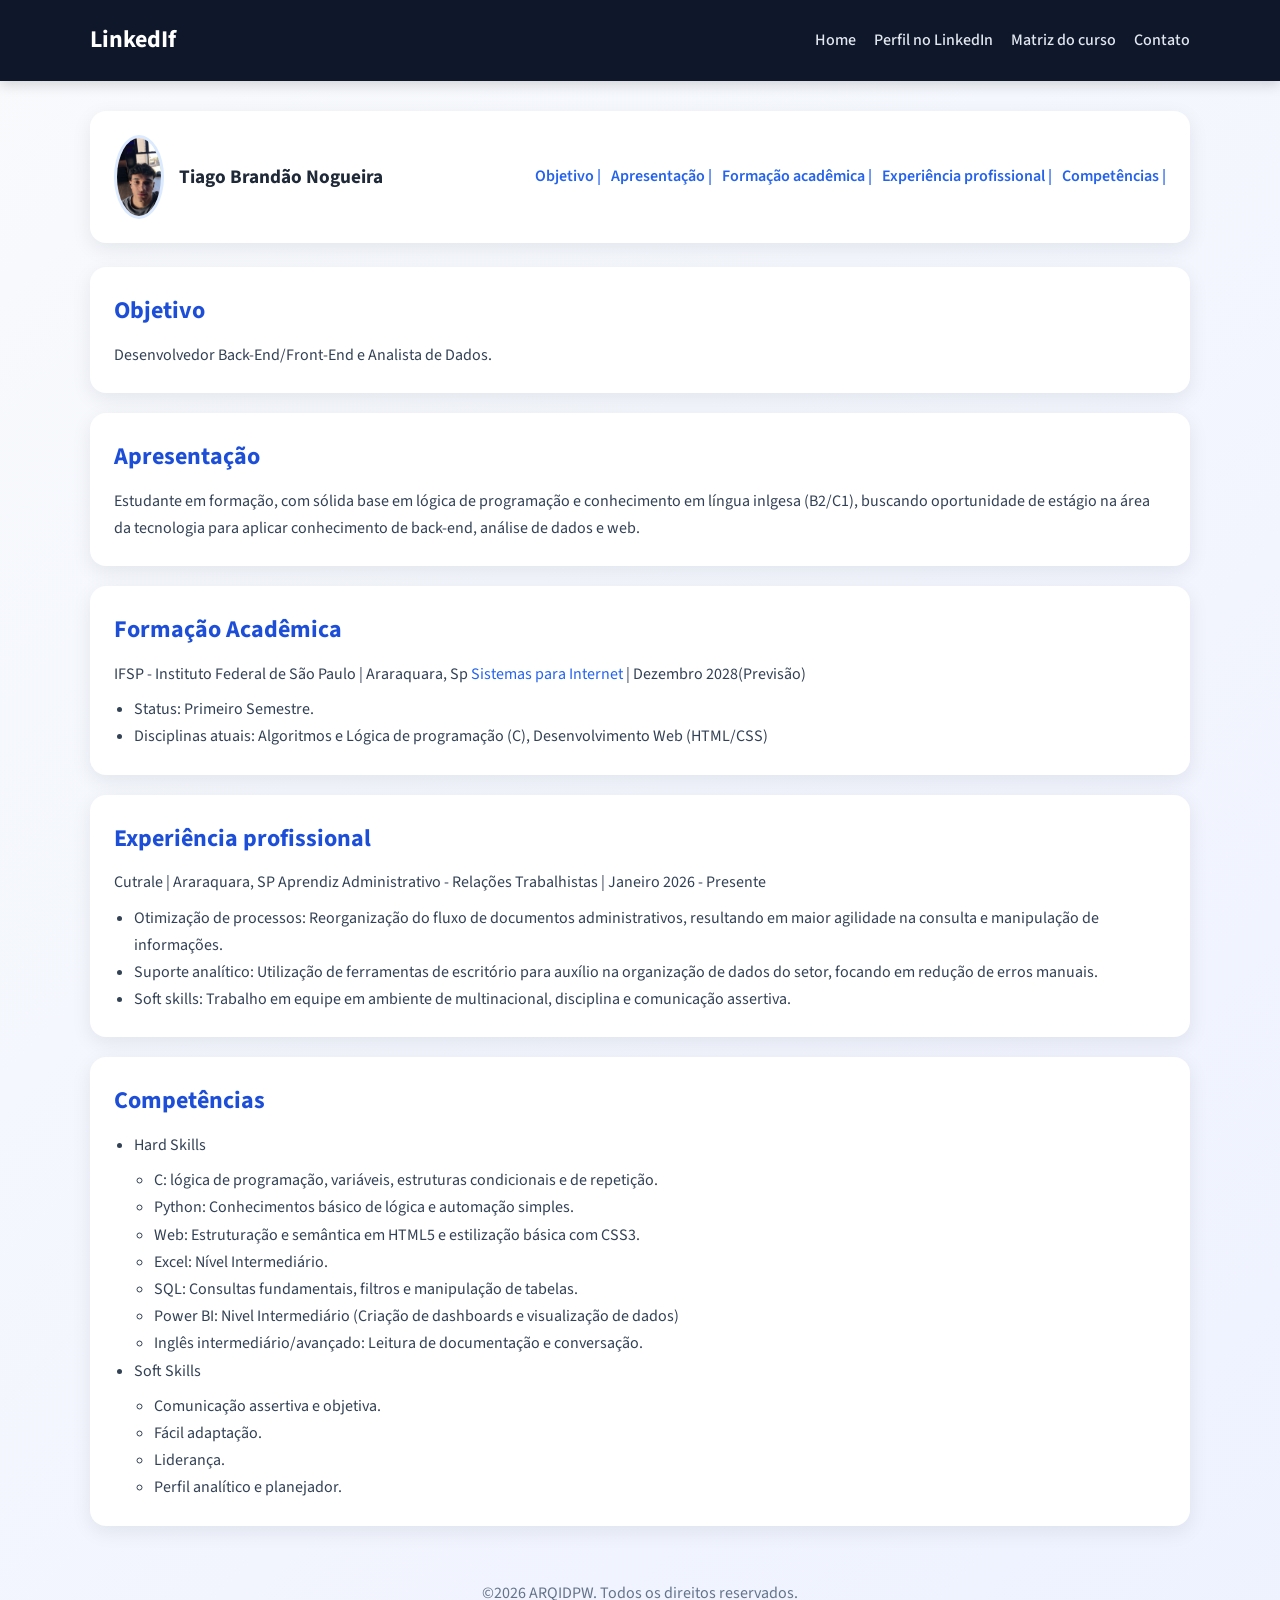
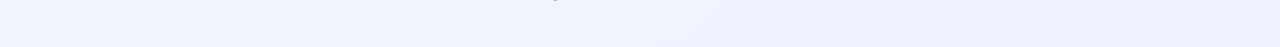
<file: index.html>
<!DOCTYPE html>
<html lang="pt-BR">
    <head>
        <meta charset="UTF-8">
        <meta name="viewport" content="width=device-width, initial-scale=1.0">
        <title>LinkedIF - Home</title>
        <link rel="shortcut icon" href="./img/favicon.ico" type="image/x-icon">
        <link rel="stylesheet" href="./css/index.css">
        <link rel="preconnect" href="https://fonts.googleapis.com">
        <link rel="preconnect" href="https://fonts.gstatic.com" crossorigin>
        <link href="https://fonts.googleapis.com/css2?family=Source+Sans+3:ital,wght@0,200..900;1,200..900&display=swap" rel="stylesheet">
    </head>
    <body class="source-sans-3-linkedif">
        <!--Cabeçalho principal da página-->
    <div id="header-container">
        <header id="page-header">
            <a href="./index.html">LinkedIf</a>
            <!--Menu principal da página-->
            <input type="checkbox" id="menu-toggle" class="menu-toggle">
            <label for="menu-toggle" class="menu-toggle-label" aria-label="Abrir menu">
                <span></span>
                <span></span>
                <span></span>
            </label>
            <nav class="menu-externo">
                <ul>
                    <li><a href="./index.html">Home</a></li>
                    <li><a href="https://www.linkedin.com/in/tiago-nogueira-880b833b8/" target="_blank">Perfil no LinkedIn</a></li>
                    <li><a href="./html/tsi.html">Matriz do curso</a></li>
                    <li><a href="./html/contato.html">Contato</a></li>
                </ul>
            </nav>
            <!-- <hr> -->
        </header>
    </div>
        <!--Conteúdo principal-->
        <main>
            <header id="identificacao">
                <img src="./img/perfil.jpeg" alt="Foto de perfil" width="50">
                <span>Tiago Brandão Nogueira</span>
                <nav class="menu-interno">
                <a href="#objetivo">Objetivo |</a>
                <a href="#apresentacao">Apresentação |</a>
                <a href="#formacao">Formação acadêmica |</a>
                <a href="#exp">Experiência profissional |</a>
                <a href="#competencias">Competências |</a>
                </nav>
            </header>
            <section class="objetivosec">
                <header>
                    <h2 id="objetivo">Objetivo</h2>
                </header>
                <p>Desenvolvedor Back-End/Front-End e Analista de Dados.</p>
            </section>
            <section class="apresentacaosec">
                <header>
                    <h2 id="apresentacao">Apresentação</h2>
                </header>
                <p>Estudante em formação, com sólida base em lógica de programação e conhecimento em língua inlgesa (B2/C1), buscando oportunidade de estágio na área da tecnologia para aplicar conhecimento de back-end, análise de dados e web.</p>
            </section>
            <section class="formacaosec">
                <header>
                    <h2 id="formacao">Formação Acadêmica</h2>
                </header>
                <p>IFSP - Instituto Federal de São Paulo | Araraquara, Sp <a href="./html/tsi.html" target="_blank">Sistemas para Internet </a>| Dezembro 2028(Previsão)</p>
                <ul>
                    <li>Status: Primeiro Semestre.</li>
                    <li>Disciplinas atuais: Algoritmos e Lógica de programação (C), Desenvolvimento Web (HTML/CSS)</li>
                </ul>
            </section>
            <section class="competenciasec">
                <header>
                    <h2 id="exp">Experiência profissional</h2>
                </header>
                <p>Cutrale | Araraquara, SP Aprendiz Administrativo - Relações Trabalhistas | Janeiro 2026 - Presente</p>
                <ul>
                    <li>Otimização de processos: Reorganização do fluxo de documentos administrativos, resultando em maior agilidade na consulta e manipulação de informações.</li>
                    <li>Suporte analítico: Utilização de ferramentas de escritório para auxílio na organização de dados do setor, focando em redução de erros manuais.</li>
                    <li>Soft skills: Trabalho em equipe em ambiente de multinacional, disciplina e comunicação assertiva.</li>
                </ul>
            </section>
            <section class="competenciasec">
                <header>
                    <h2 id="competencias">Competências</h2>
                </header>
                <ul>
                <li>Hard Skills</li>
                    <ul>
                        <li>C: lógica de programação, variáveis, estruturas condicionais e de repetição.</li>
                        <li>Python: Conhecimentos básico de lógica e automação simples.</li>
                        <li>Web: Estruturação e semântica em HTML5 e estilização básica com CSS3.</li>
                        <li>Excel: Nível Intermediário.</li>
                        <li>SQL: Consultas fundamentais, filtros e manipulação de tabelas.</li>
                        <li>Power BI: Nivel Intermediário (Criação de dashboards e visualização de dados)</li>
                        <li>Inglês intermediário/avançado: Leitura de documentação e conversação.</li>
                    </ul>
                <li>Soft Skills</li>
                    <ul>
                        <li>Comunicação assertiva e objetiva.</li>
                        <li>Fácil adaptação.</li>
                        <li>Liderança.</li>
                        <li>Perfil analítico e planejador.</li>
                    </ul>
                </ul>
            </section>
        </main>
        <footer>
            <p>&copy;2026 ARQIDPW. Todos os direitos reservados.</p>
        </footer>
    </body>
</html>
</file>
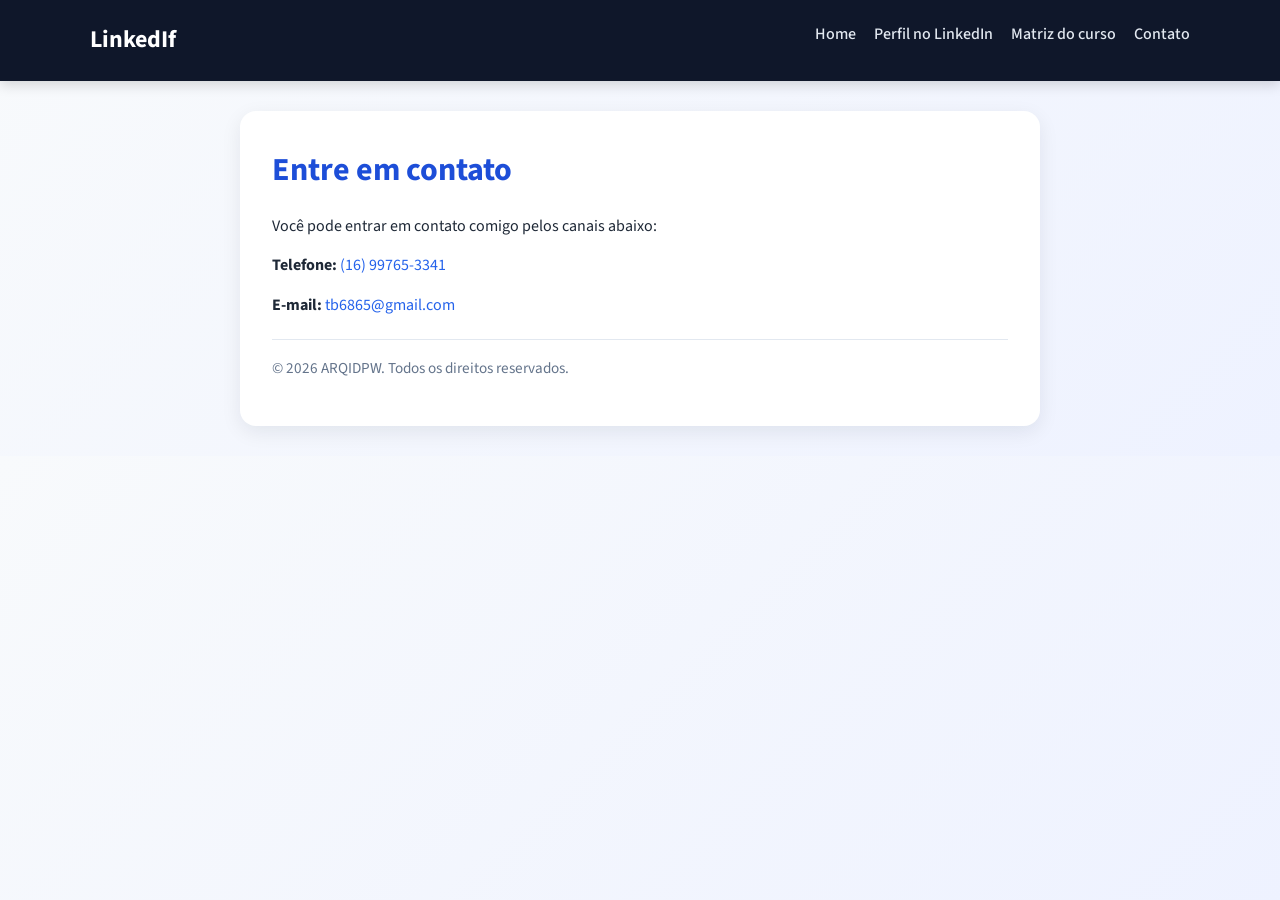
<file: html/contato.html>
<!DOCTYPE html>
<html lang="pt-BR">
<head>
    <meta charset="UTF-8">
    <meta name="viewport" content="width=device-width, initial-scale=1.0">
    <title>LinkedIf - Contato</title>
    <link rel="preconnect" href="https://fonts.googleapis.com">
    <link rel="preconnect" href="https://fonts.gstatic.com" crossorigin>
    <link href="https://fonts.googleapis.com/css2?family=Source+Sans+3:ital,wght@0,200..900;1,200..900&display=swap" rel="stylesheet">
    <link rel="stylesheet" href="../css/contato.css">
</head>
<body>
    <div id="header-container">
        <header id="page-header">
            <a href="../index.html">LinkedIf</a>
            <input type="checkbox" id="menu-toggle" class="menu-toggle">
            <label for="menu-toggle" class="menu-toggle-label" aria-label="Abrir menu">
                <span></span>
                <span></span>
                <span></span>
            </label>
            <nav class="menu-externo">
                <ul>
                    <li><a href="../index.html">Home</a></li>
                    <li><a href="https://www.linkedin.com/in/tiago-nogueira-880b833b8/" target="_blank">Perfil no LinkedIn</a></li>
                    <li><a href="./tsi.html">Matriz do curso</a></li>
                    <li><a href="./contato.html">Contato</a></li>
                </ul>
            </nav>
        </header>
    </div>

    <main>
        <h1>Entre em contato</h1>
        <p>Você pode entrar em contato comigo pelos canais abaixo:</p>

        <ul>
            <li><strong>Telefone:</strong> <a href="tel:+5516997653341">(16) 99765-3341</a></li>
            <li><strong>E-mail:</strong> <a href="mailto:tb6865@gmail.com">tb6865@gmail.com</a></li>
        </ul>

        <footer>
            <p>&copy; 2026 ARQIDPW. Todos os direitos reservados.</p>
        </footer>
    </main>
</body>
</html>
</file>
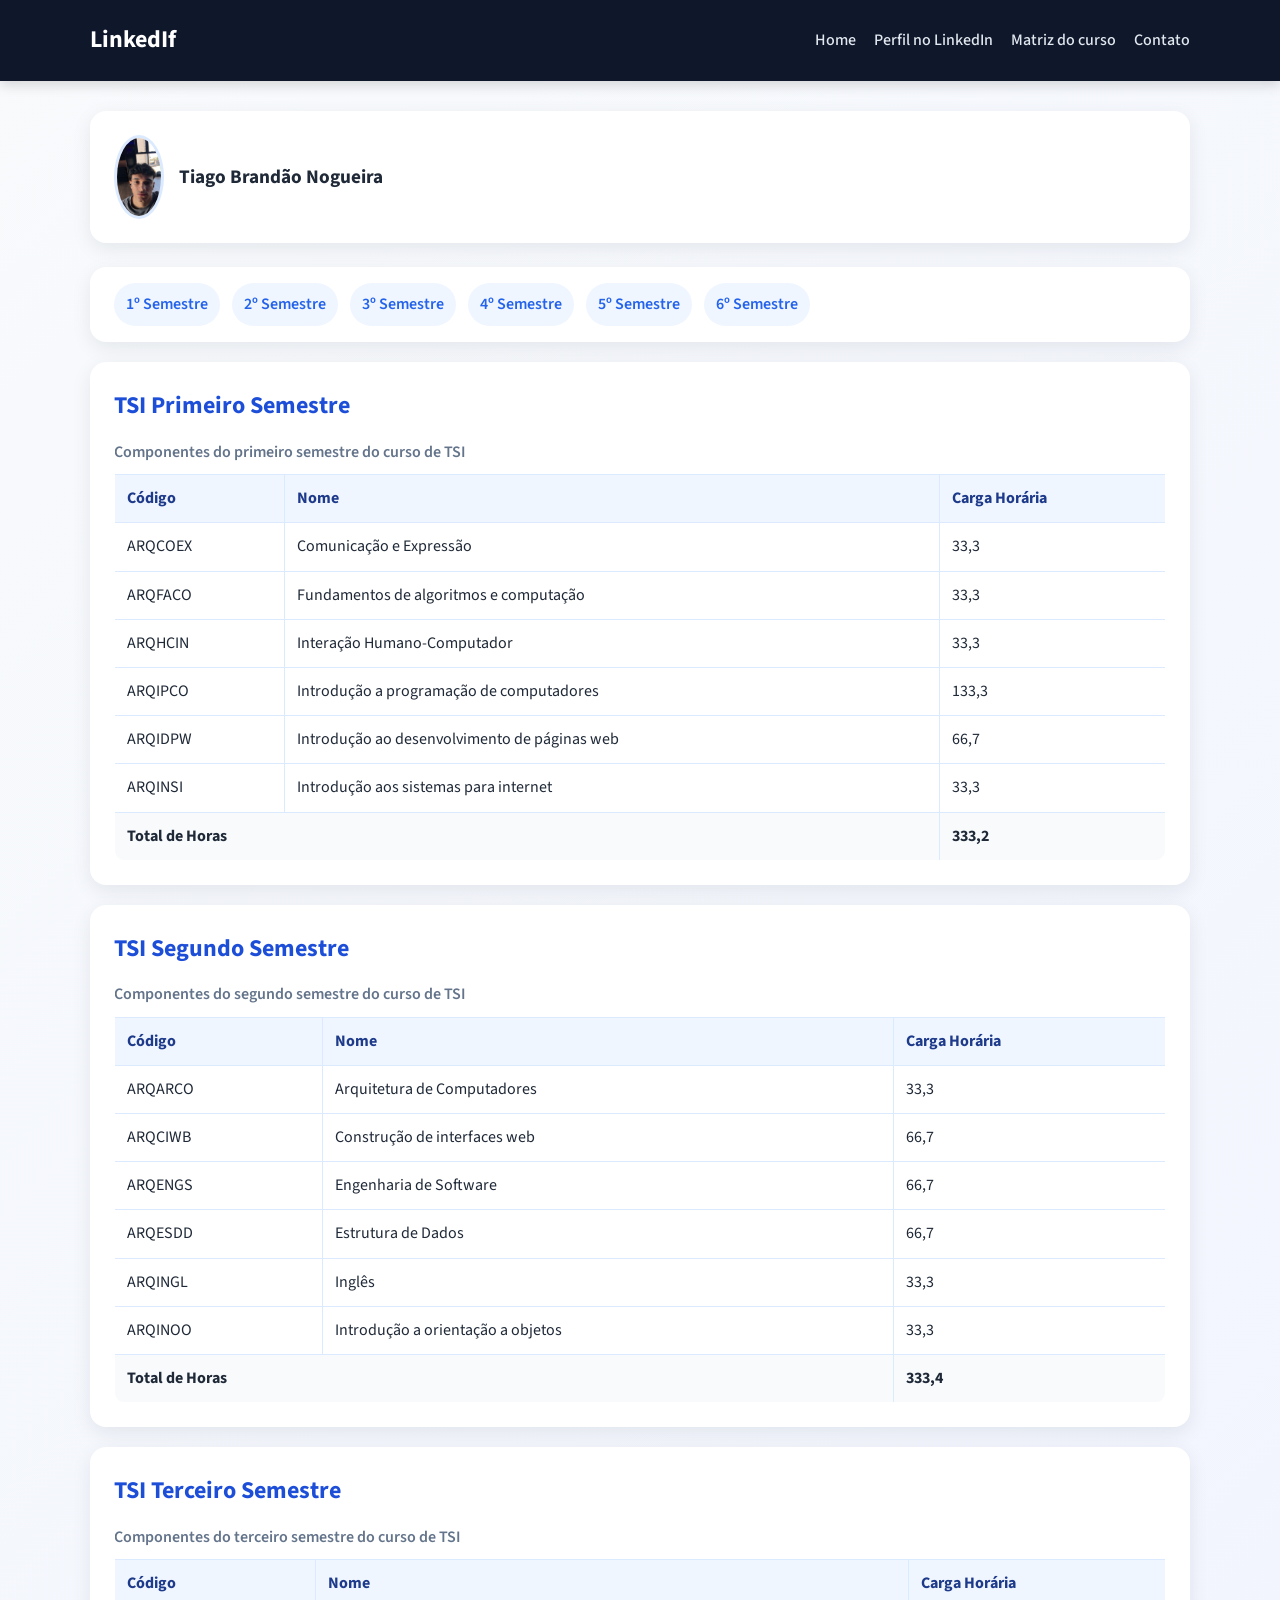
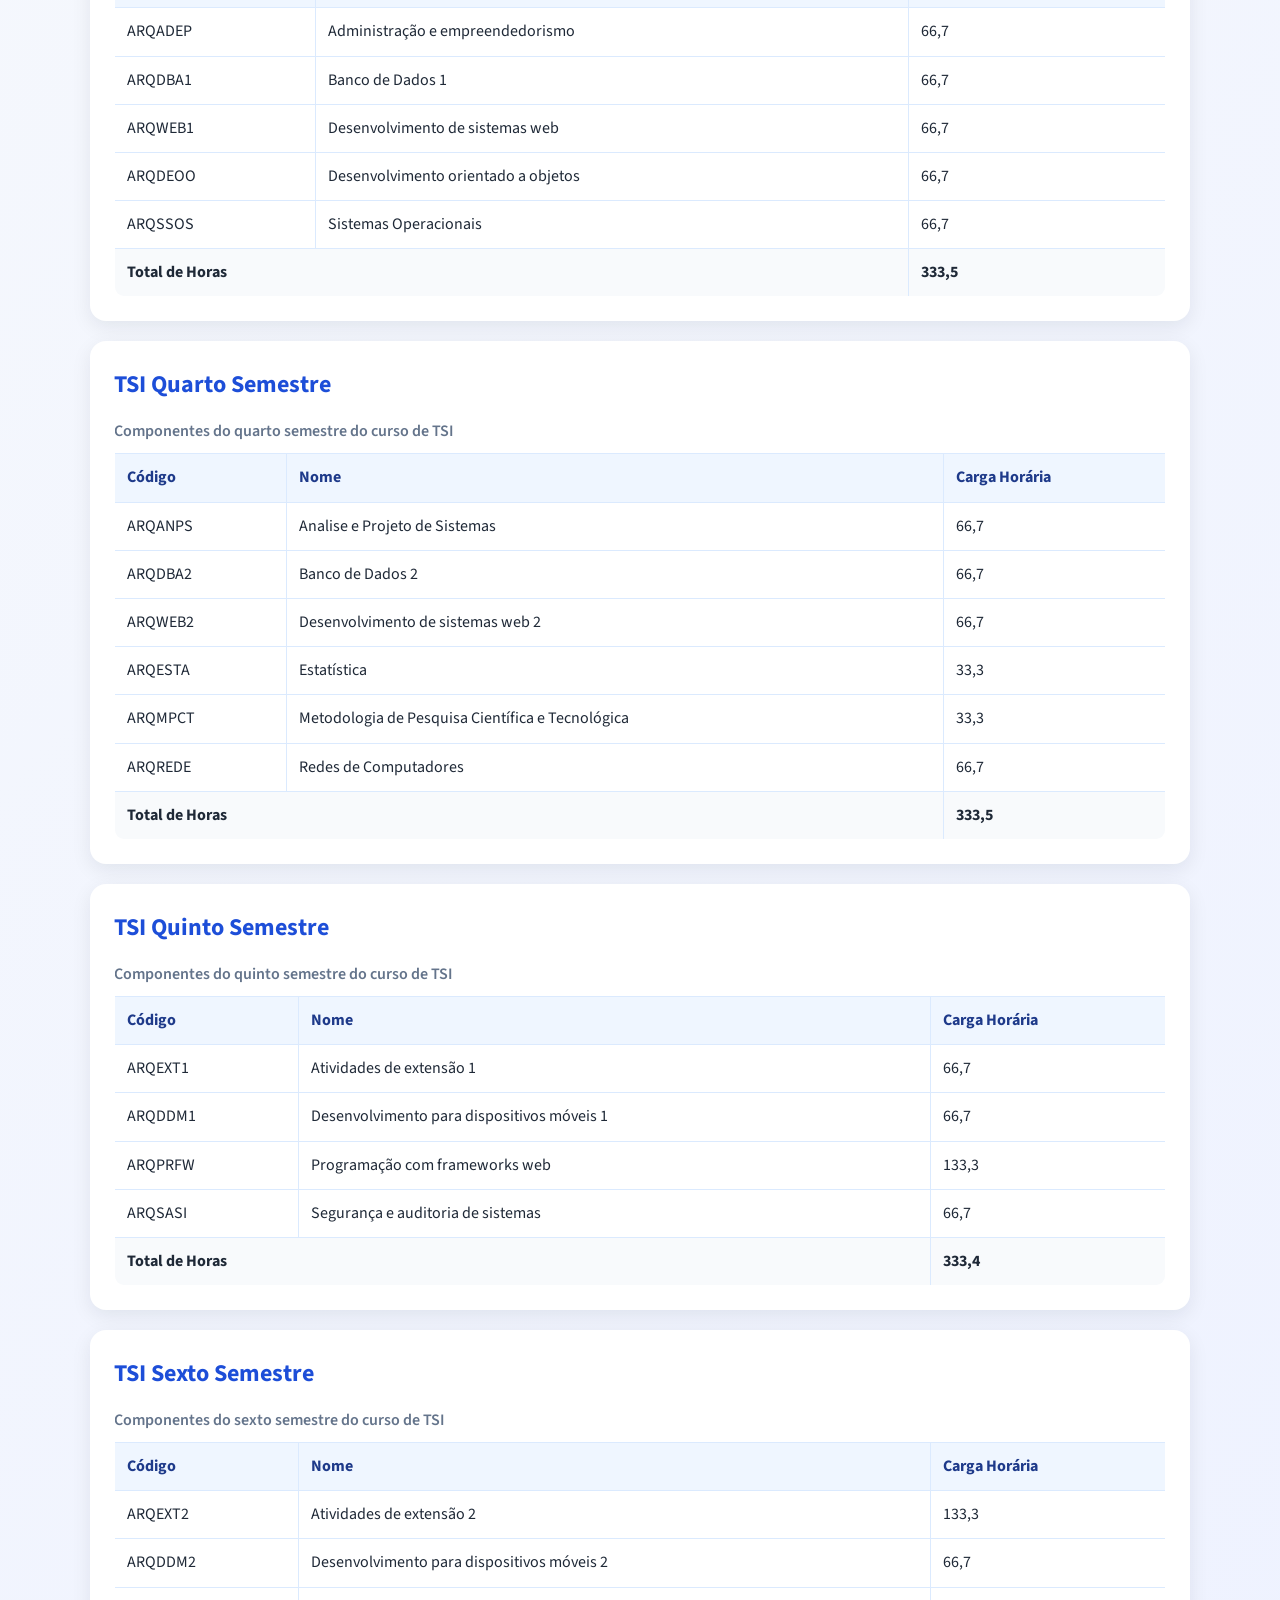
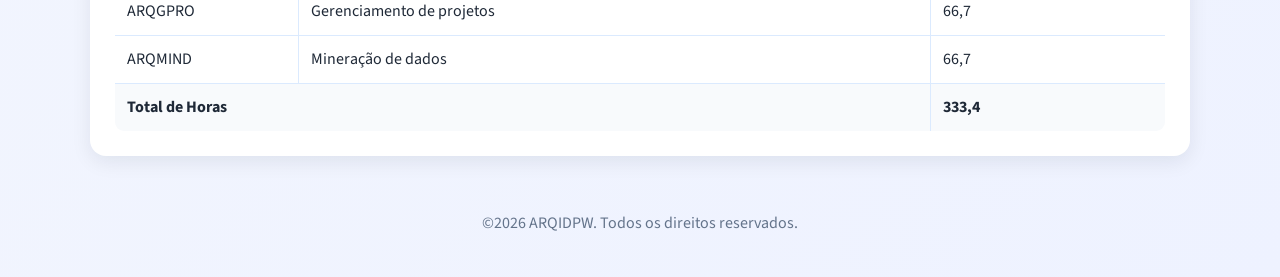
<file: html/tsi.html>
<!DOCTYPE html>
<html lang="pt-BR">
    <head>
        <meta charset="UTF-8">
        <meta name="viewport" content="width=device-width, initial-scale=1.0">
        <title>LinkedIF - TSI</title>
        <link rel="shortcut icon" href="../img/logo-favicon.png">
        <link rel="stylesheet" href="../css/tsi.css">
        <link rel="preconnect" href="https://fonts.googleapis.com">
        <link rel="preconnect" href="https://fonts.gstatic.com" crossorigin>
        <link href="https://fonts.googleapis.com/css2?family=Source+Sans+3:ital,wght@0,200..900;1,200..900&display=swap" rel="stylesheet">
    </head>
    <body>
        <div id="header-container">
            <header id="page-header">
                <a href="../index.html">LinkedIf</a>
                <input type="checkbox" id="menu-toggle" class="menu-toggle">
                <label for="menu-toggle" class="menu-toggle-label" aria-label="Abrir menu">
                    <span></span>
                    <span></span>
                    <span></span>
                </label>
                <nav class="menu-externo">
                    <ul>
                        <li><a href="../index.html">Home</a></li>
                        <li><a href="https://www.linkedin.com/in/tiago-nogueira-880b833b8/" target="_blank">Perfil no LinkedIn</a></li>
                        <li><a href="./tsi.html">Matriz do curso</a></li>
                        <li><a href="./contato.html">Contato</a></li>
                    </ul>
                </nav>
            </header>
        </div>
        <main>
            <header id="identificacao">
                <img src="../img/perfil.jpeg" alt="Foto de perfil" width="50">
                <span>Tiago Brandão Nogueira</span>
            </header>
            <nav class="menu-interno">
                <a href="#semestre1">1º Semestre</a>
                <a href="#semestre2">2º Semestre</a>
                <a href="#semestre3">3º Semestre</a>
                <a href="#semestre4">4º Semestre</a>
                <a href="#semestre5">5º Semestre</a>
                <a href="#semestre6">6º Semestre</a>
            </nav>
            <section>
                <header>
                    <h2 id="semestre1">TSI Primeiro Semestre</h2>
                </header>
                <table border="1">
                    <caption>Componentes do primeiro semestre do curso de TSI</caption>
                    <thead>
                        <tr>
                            <th>Código</th>
                            <th>Nome</th>
                            <th>Carga Horária</th>
                        </tr>
                    </thead>
                    <tbody>
                        <tr>
                            <td>ARQCOEX</td>
                            <td>Comunicação e Expressão</td>
                            <td>33,3</td>
                        </tr>
                        <tr>
                            <td>ARQFACO</td>
                            <td>Fundamentos de algoritmos e computação</td>
                            <td>33,3</td>
                        </tr>
                        <tr>
                            <td>ARQHCIN</td>
                            <td>Interação Humano-Computador</td>
                            <td>33,3</td>
                        </tr>
                        <tr>
                            <td>ARQIPCO</td>
                            <td>Introdução a programação de computadores</td>
                            <td>133,3</td>
                        </tr>
                        <tr>
                            <td>ARQIDPW</td>
                            <td>Introdução ao desenvolvimento de páginas web</td>
                            <td>66,7</td>
                        </tr>
                        <tr>
                            <td>ARQINSI</td>
                            <td>Introdução aos sistemas para internet</td>
                            <td>33,3</td>
                        </tr>
                        <tfoot>
                            <tr>
                                <td colspan="2">Total de Horas</td>
                                <!-- <td></td> -->
                                <td>333,2</td>
                            </tr>
                        </tfoot>
                    </tbody>
                </table>
            </section>
            <section>
                <header>
                    <h2 id="semestre2">TSI Segundo Semestre</h2>
                </header>
                <table border="1">
                    <caption>Componentes do segundo semestre do curso de TSI</caption>
                    <thead>
                        <tr>
                            <th>Código</th>
                            <th>Nome</th>
                            <th>Carga Horária</th>
                        </tr>
                    </thead>
                    <tbody>
                        <tr>
                            <td>ARQARCO</td>
                            <td>Arquitetura de Computadores</td>
                            <td>33,3</td>
                        </tr>
                        <tr>
                            <td>ARQCIWB</td>
                            <td>Construção de interfaces web</td>
                            <td>66,7</td>
                        </tr>
                        <tr>
                            <td>ARQENGS</td>
                            <td>Engenharia de Software</td>
                            <td>66,7</td>
                        </tr>
                        <tr>
                            <td>ARQESDD</td>
                            <td>Estrutura de Dados</td>
                            <td>66,7</td>
                        </tr>
                        <tr>
                            <td>ARQINGL</td>
                            <td>Inglês</td>
                            <td>33,3</td>
                        </tr>
                        <tr>
                            <td>ARQINOO</td>
                            <td>Introdução a orientação a objetos</td>
                            <td>33,3</td>
                        </tr>
                        <tfoot>
                            <tr>
                                <td colspan="2">Total de Horas</td>
                                <!-- <td></td> -->
                                <td>333,4</td>
                            </tr>
                        </tfoot>
                    </tbody>
                </table>
            </section>
            <section>
                <header>
                    <h2 id="semestre3">TSI Terceiro Semestre</h2>
                </header>
                <table border="1">
                    <caption>Componentes do terceiro semestre do curso de TSI</caption>
                    <thead>
                        <tr>
                            <th>Código</th>
                            <th>Nome</th>
                            <th>Carga Horária</th>
                        </tr>
                    </thead>
                    <tbody>
                        <tr>
                            <td>ARQADEP</td>
                            <td>Administração e empreendedorismo</td>
                            <td>66,7</td>
                        </tr>
                        <tr>
                            <td>ARQDBA1</td>
                            <td>Banco de Dados 1</td>
                            <td>66,7</td>
                        </tr>
                        <tr>
                            <td>ARQWEB1</td>
                            <td>Desenvolvimento de sistemas web</td>
                            <td>66,7</td>
                        </tr>
                        <tr>
                            <td>ARQDEOO</td>
                            <td>Desenvolvimento orientado a objetos</td>
                            <td>66,7</td>
                        </tr>
                        <tr>
                            <td>ARQSSOS</td>
                            <td>Sistemas Operacionais</td>
                            <td>66,7</td>
                        </tr>
                        <tfoot>
                            <tr>
                                <td colspan="2">Total de Horas</td>
                                <!-- <td></td> -->
                                <td>333,5</td>
                            </tr>
                        </tfoot>
                    </tbody>
                </table>
            </section>
            <section>
                <header>
                    <h2 id="semestre4">TSI Quarto Semestre</h2>
                </header>
                <table border="1">
                    <caption>Componentes do quarto semestre do curso de TSI</caption>
                    <thead>
                        <tr>
                            <th>Código</th>
                            <th>Nome</th>
                            <th>Carga Horária</th>
                        </tr>
                    </thead>
                    <tbody>
                        <tr>
                            <td>ARQANPS</td>
                            <td>Analise e Projeto de Sistemas</td>
                            <td>66,7</td>
                        </tr>
                        <tr>
                            <td>ARQDBA2</td>
                            <td>Banco de Dados 2</td>
                            <td>66,7</td>
                        </tr>
                        <tr>
                            <td>ARQWEB2</td>
                            <td>Desenvolvimento de sistemas web 2</td>
                            <td>66,7</td>
                        </tr>
                        <tr>
                            <td>ARQESTA</td>
                            <td>Estatística</td>
                            <td>33,3</td>
                        </tr>
                        <tr>
                            <td>ARQMPCT</td>
                            <td>Metodologia de Pesquisa Científica e Tecnológica</td>
                            <td>33,3</td>
                        </tr>
                        <tr>
                            <td>ARQREDE</td>
                            <td>Redes de Computadores</td>
                            <td>66,7</td>
                        </tr>
                        <tfoot>
                            <tr>
                                <td colspan="2">Total de Horas</td>
                                <!-- <td></td> -->
                                <td>333,5</td>
                            </tr>
                        </tfoot>
                    </tbody>
                </table>
            </section>
            <section>
                <header>
                    <h2 id="semestre5">TSI Quinto Semestre</h2>
                </header>
                <table border="1">
                    <caption>Componentes do quinto semestre do curso de TSI</caption>
                    <thead>
                        <tr>
                            <th>Código</th>
                            <th>Nome</th>
                            <th>Carga Horária</th>
                        </tr>
                    </thead>
                    <tbody>
                        <tr>
                            <td>ARQEXT1</td>
                            <td>Atividades de extensão 1</td>
                            <td>66,7</td>
                        </tr>
                        <tr>
                            <td>ARQDDM1</td>
                            <td>Desenvolvimento para dispositivos móveis 1</td>
                            <td>66,7</td>
                        </tr>
                        <tr>
                            <td>ARQPRFW</td>
                            <td>Programação com frameworks web</td>
                            <td>133,3</td>
                        </tr>
                        <tr>
                            <td>ARQSASI</td>
                            <td>Segurança e auditoria de sistemas</td>
                            <td>66,7</td>
                        </tr>
                        <tfoot>
                            <tr>
                                <td colspan="2">Total de Horas</td>
                                <!-- <td></td> -->
                                <td>333,4</td>
                            </tr>
                        </tfoot>
                    </tbody>
                </table>
            </section>
            <section>
                <header>
                    <h2 id="semestre6">TSI Sexto Semestre</h2>
                </header>
                <table border="1">
                    <caption>Componentes do sexto semestre do curso de TSI</caption>
                    <thead>
                        <tr>
                            <th>Código</th>
                            <th>Nome</th>
                            <th>Carga Horária</th>
                        </tr>
                    </thead>
                    <tbody>
                        <tr>
                            <td>ARQEXT2</td>
                            <td>Atividades de extensão 2</td>
                            <td>133,3</td>
                        </tr>
                        <tr>
                            <td>ARQDDM2</td>
                            <td>Desenvolvimento para dispositivos móveis 2</td>
                            <td>66,7</td>
                        </tr>
                        <tr>
                            <td>ARQGPRO</td>
                            <td>Gerenciamento de projetos</td>
                            <td>66,7</td>
                        </tr>
                        <tr>
                            <td>ARQMIND</td>
                            <td>Mineração de dados</td>
                            <td>66,7</td>
                        </tr>
                        <tfoot>
                            <tr>
                                <td colspan="2">Total de Horas</td>
                                <!-- <td></td> -->
                                <td>333,4</td>
                            </tr>
                        </tfoot>
                    </tbody>
                </table>
            </section>
        </main>
        <footer>
            <p>&copy;2026 ARQIDPW. Todos os direitos reservados.</p>
        </footer>
    </body>
</html>
</file>
<file: css/index.css>
/* Reset */
* {
    padding: 0;
    margin: 0;
    box-sizing: border-box;
}

body {
    font-family: "Source Sans 3", sans-serif;
    background: linear-gradient(135deg, #f8fafc 0%, #eef2ff 100%);
    color: #1f2937;
    line-height: 1.7;
}

#header-container {
    background: #0f172a;
    color: white;
    padding: 20px 0;
    box-shadow: 0 4px 12px rgba(0, 0, 0, 0.15);
}

#page-header {
    width: 90%;
    max-width: 1100px;
    margin: 0 auto;
    display: flex;
    justify-content: space-between;
    align-items: center;
    flex-wrap: wrap;
    gap: 15px;
}

#page-header > a {
    color: white;
    font-size: 1.5rem;
    font-weight: 700;
    text-decoration: none;
}

.menu-toggle,
.menu-toggle-label {
    display: none;
}

.menu-externo ul {
    display: flex;
    flex-wrap: wrap;
    gap: 18px;
    list-style: none;
}

.menu-externo a {
    color: #e2e8f0;
    text-decoration: none;
    font-weight: 500;
}

.menu-externo a:hover {
    color: #ffffff;
    text-decoration: underline;
}

main {
    width: 90%;
    max-width: 1100px;
    margin: 30px auto;
}

#identificacao {
    background: white;
    padding: 24px;
    border-radius: 16px;
    box-shadow: 0 6px 20px rgba(15, 23, 42, 0.08);
    margin-bottom: 24px;
    display: flex;
    flex-wrap: wrap;
    align-items: center;
    gap: 15px;
}

#identificacao img {
    border-radius: 50%;
    border: 3px solid #dbeafe;
}

#identificacao span {
    font-size: 1.2rem;
    font-weight: 700;
}

.menu-interno {
    margin-left: auto;
    display: flex;
    flex-wrap: wrap;
    gap: 10px;
}

.menu-interno a {
    color: #2563eb;
    text-decoration: none;
    font-weight: 600;
}

.menu-interno a:hover {
    text-decoration: underline;
}

section {
    background: white;
    padding: 24px;
    border-radius: 16px;
    box-shadow: 0 6px 20px rgba(15, 23, 42, 0.08);
    margin-bottom: 20px;
}

section h2 {
    color: #1d4ed8;
    margin-bottom: 10px;
}

section p,
section li {
    color: #334155;
}

section ul {
    padding-left: 20px;
    margin-top: 8px;
}

section a {
    color: #2563eb;
    text-decoration: none;
}

section a:hover {
    text-decoration: underline;
}

footer {
    text-align: center;
    padding: 24px 0 40px;
    color: #64748b;
}

@media (max-width: 768px) {
    #page-header {
        flex-direction: row;
        align-items: center;
        justify-content: space-between;
    }

    .menu-toggle-label {
        display: flex;
        flex-direction: column;
        gap: 4px;
        cursor: pointer;
        padding: 4px;
    }

    .menu-toggle-label span {
        display: block;
        width: 24px;
        height: 2px;
        background: white;
        border-radius: 2px;
    }

    .menu-externo {
        display: none;
        width: 100%;
        margin-top: 10px;
    }

    .menu-toggle:checked + .menu-toggle-label + .menu-externo {
        display: block;
    }

    .menu-externo ul {
        flex-direction: column;
        gap: 10px;
        padding-top: 8px;
    }

    .menu-externo a {
        display: block;
    }

    .menu-interno {
        margin-left: 0;
        margin-top: 10px;
    }

    #identificacao {
        flex-direction: column;
        align-items: flex-start;
    }
}
</file>
<file: css/contato.css>
/* Reset */
* {
    padding: 0;
    margin: 0;
    box-sizing: border-box;
}

body {
    font-family: "Source Sans 3", sans-serif;
    background: linear-gradient(135deg, #f8fafc 0%, #eef2ff 100%);
    color: #1f2937;
    line-height: 1.7;
}

#header-container {
    background: #0f172a;
    color: white;
    padding: 20px 0;
    box-shadow: 0 4px 12px rgba(0, 0, 0, 0.15);
}

#page-header {
    width: 90%;
    max-width: 1100px;
    margin: 0 auto;
    display: flex;
    justify-content: space-between;
    align-items: center;
    flex-wrap: wrap;
    gap: 15px;
}

#page-header > a {
    color: white;
    font-size: 1.5rem;
    font-weight: 700;
    text-decoration: none;
}

.menu-toggle,
.menu-toggle-label {
    display: none;
}

.menu-externo ul {
    display: flex;
    flex-wrap: wrap;
    gap: 18px;
    list-style: none;
}

.menu-externo a {
    color: #e2e8f0;
    text-decoration: none;
    font-weight: 500;
}

.menu-externo a:hover {
    color: #ffffff;
    text-decoration: underline;
}

main {
    width: 90%;
    max-width: 800px;
    margin: 30px auto;
    padding: 32px;
    background: white;
    border-radius: 16px;
    box-shadow: 0 6px 20px rgba(15, 23, 42, 0.08);
}

h1 {
    color: #1d4ed8;
    margin-bottom: 16px;
}

p {
    margin-bottom: 12px;
}

ul {
    list-style: none;
    padding: 0;
}

li {
    margin-bottom: 12px;
}

a {
    color: #2563eb;
    text-decoration: none;
}

a:hover {
    text-decoration: underline;
}

footer {
    margin-top: 20px;
    padding-top: 16px;
    border-top: 1px solid #e2e8f0;
    color: #64748b;
    font-size: 0.95rem;
}

@media (max-width: 768px) {
    #page-header {
        flex-direction: row;
        align-items: center;
        justify-content: space-between;
    }

    .menu-toggle-label {
        display: flex;
        flex-direction: column;
        gap: 4px;
        cursor: pointer;
        padding: 4px;
    }

    .menu-toggle-label span {
        display: block;
        width: 24px;
        height: 2px;
        background: white;
        border-radius: 2px;
    }

    .menu-externo {
        display: none;
        width: 100%;
        margin-top: 10px;
    }

    .menu-toggle:checked + .menu-toggle-label + .menu-externo {
        display: block;
    }

    .menu-externo ul {
        flex-direction: column;
        gap: 10px;
        padding-top: 8px;
    }

    .menu-externo a {
        display: block;
    }

    main {
        padding: 24px;
    }
}
</file>
<file: css/tsi.css>
/* Reset */
* {
    padding: 0;
    margin: 0;
    box-sizing: border-box;
}

body {
    font-family: "Source Sans 3", sans-serif;
    background: linear-gradient(135deg, #f8fafc 0%, #eef2ff 100%);
    color: #1f2937;
    line-height: 1.7;
}

#header-container {
    background: #0f172a;
    color: white;
    padding: 20px 0;
    box-shadow: 0 4px 12px rgba(0, 0, 0, 0.15);
}

#page-header {
    width: 90%;
    max-width: 1100px;
    margin: 0 auto;
    display: flex;
    justify-content: space-between;
    align-items: center;
    flex-wrap: wrap;
    gap: 15px;
}

#page-header > a {
    color: white;
    font-size: 1.5rem;
    font-weight: 700;
    text-decoration: none;
}

.menu-toggle,
.menu-toggle-label {
    display: none;
}

.menu-externo ul {
    display: flex;
    flex-wrap: wrap;
    gap: 18px;
    list-style: none;
}

.menu-externo a {
    color: #e2e8f0;
    text-decoration: none;
    font-weight: 500;
}

.menu-externo a:hover {
    color: #ffffff;
    text-decoration: underline;
}

main {
    width: 90%;
    max-width: 1100px;
    margin: 30px auto;
}

#identificacao {
    background: white;
    padding: 24px;
    border-radius: 16px;
    box-shadow: 0 6px 20px rgba(15, 23, 42, 0.08);
    margin-bottom: 24px;
    display: flex;
    flex-wrap: wrap;
    align-items: center;
    gap: 15px;
}

#identificacao img {
    border-radius: 50%;
    border: 3px solid #dbeafe;
}

#identificacao span {
    font-size: 1.2rem;
    font-weight: 700;
}

.menu-interno {
    background: white;
    padding: 16px 24px;
    border-radius: 16px;
    box-shadow: 0 6px 20px rgba(15, 23, 42, 0.08);
    margin-bottom: 20px;
    display: flex;
    flex-wrap: wrap;
    gap: 12px;
}

.menu-interno a {
    color: #2563eb;
    text-decoration: none;
    font-weight: 600;
    padding: 8px 12px;
    border-radius: 999px;
    background: #eff6ff;
}

.menu-interno a:hover {
    background: #dbeafe;
    text-decoration: none;
}

section {
    background: white;
    padding: 24px;
    border-radius: 16px;
    box-shadow: 0 6px 20px rgba(15, 23, 42, 0.08);
    margin-bottom: 20px;
}

section h2 {
    color: #1d4ed8;
    margin-bottom: 12px;
}

caption {
    text-align: left;
    margin-bottom: 8px;
    color: #64748b;
    font-weight: 600;
}

table {
    width: 100%;
    border-collapse: collapse;
    overflow: hidden;
    border-radius: 10px;
}

th, td {
    border: 1px solid #dbeafe;
    padding: 10px 12px;
    text-align: left;
}

th {
    background: #eff6ff;
    color: #1e3a8a;
}

tfoot td {
    font-weight: 700;
    background: #f8fafc;
}

footer {
    text-align: center;
    padding: 24px 0 40px;
    color: #64748b;
}

@media (max-width: 768px) {
    #page-header {
        flex-direction: row;
        align-items: center;
        justify-content: space-between;
    }

    .menu-toggle-label {
        display: flex;
        flex-direction: column;
        gap: 4px;
        cursor: pointer;
        padding: 4px;
    }

    .menu-toggle-label span {
        display: block;
        width: 24px;
        height: 2px;
        background: white;
        border-radius: 2px;
    }

    .menu-externo {
        display: none;
        width: 100%;
        margin-top: 10px;
    }

    .menu-toggle:checked + .menu-toggle-label + .menu-externo {
        display: block;
    }

    .menu-externo ul {
        flex-direction: column;
        gap: 10px;
        padding-top: 8px;
    }

    .menu-externo a {
        display: block;
    }

    #identificacao {
        flex-direction: column;
        align-items: flex-start;
    }
}
</file>
